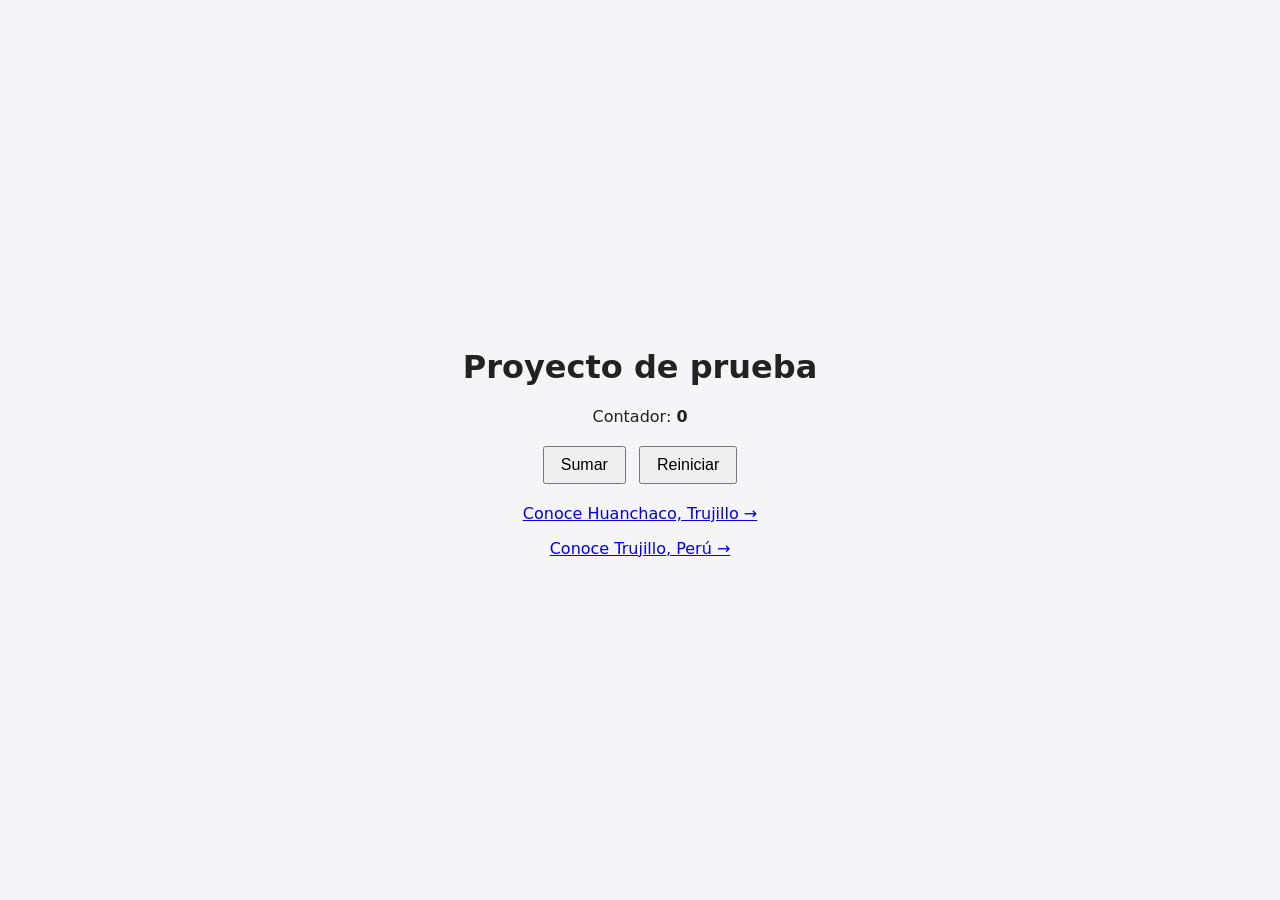
<file: index.html>
<!doctype html>
<html lang="es">
<head>
  <meta charset="utf-8">
  <meta name="viewport" content="width=device-width, initial-scale=1">
  <title>Prueba</title>
  <link rel="stylesheet" href="style.css">
</head>
<body>
  <main>
    <h1>Proyecto de prueba</h1>
    <p>Contador: <strong id="count">0</strong></p>
    <button id="inc">Sumar</button>
    <button id="reset">Reiniciar</button>
    <p><a href="huanchaco.html">Conoce Huanchaco, Trujillo →</a></p>
    <p><a href="trujillo.html">Conoce Trujillo, Perú →</a></p>
  </main>
  <script src="app.js"></script>
</body>
</html>
</file>
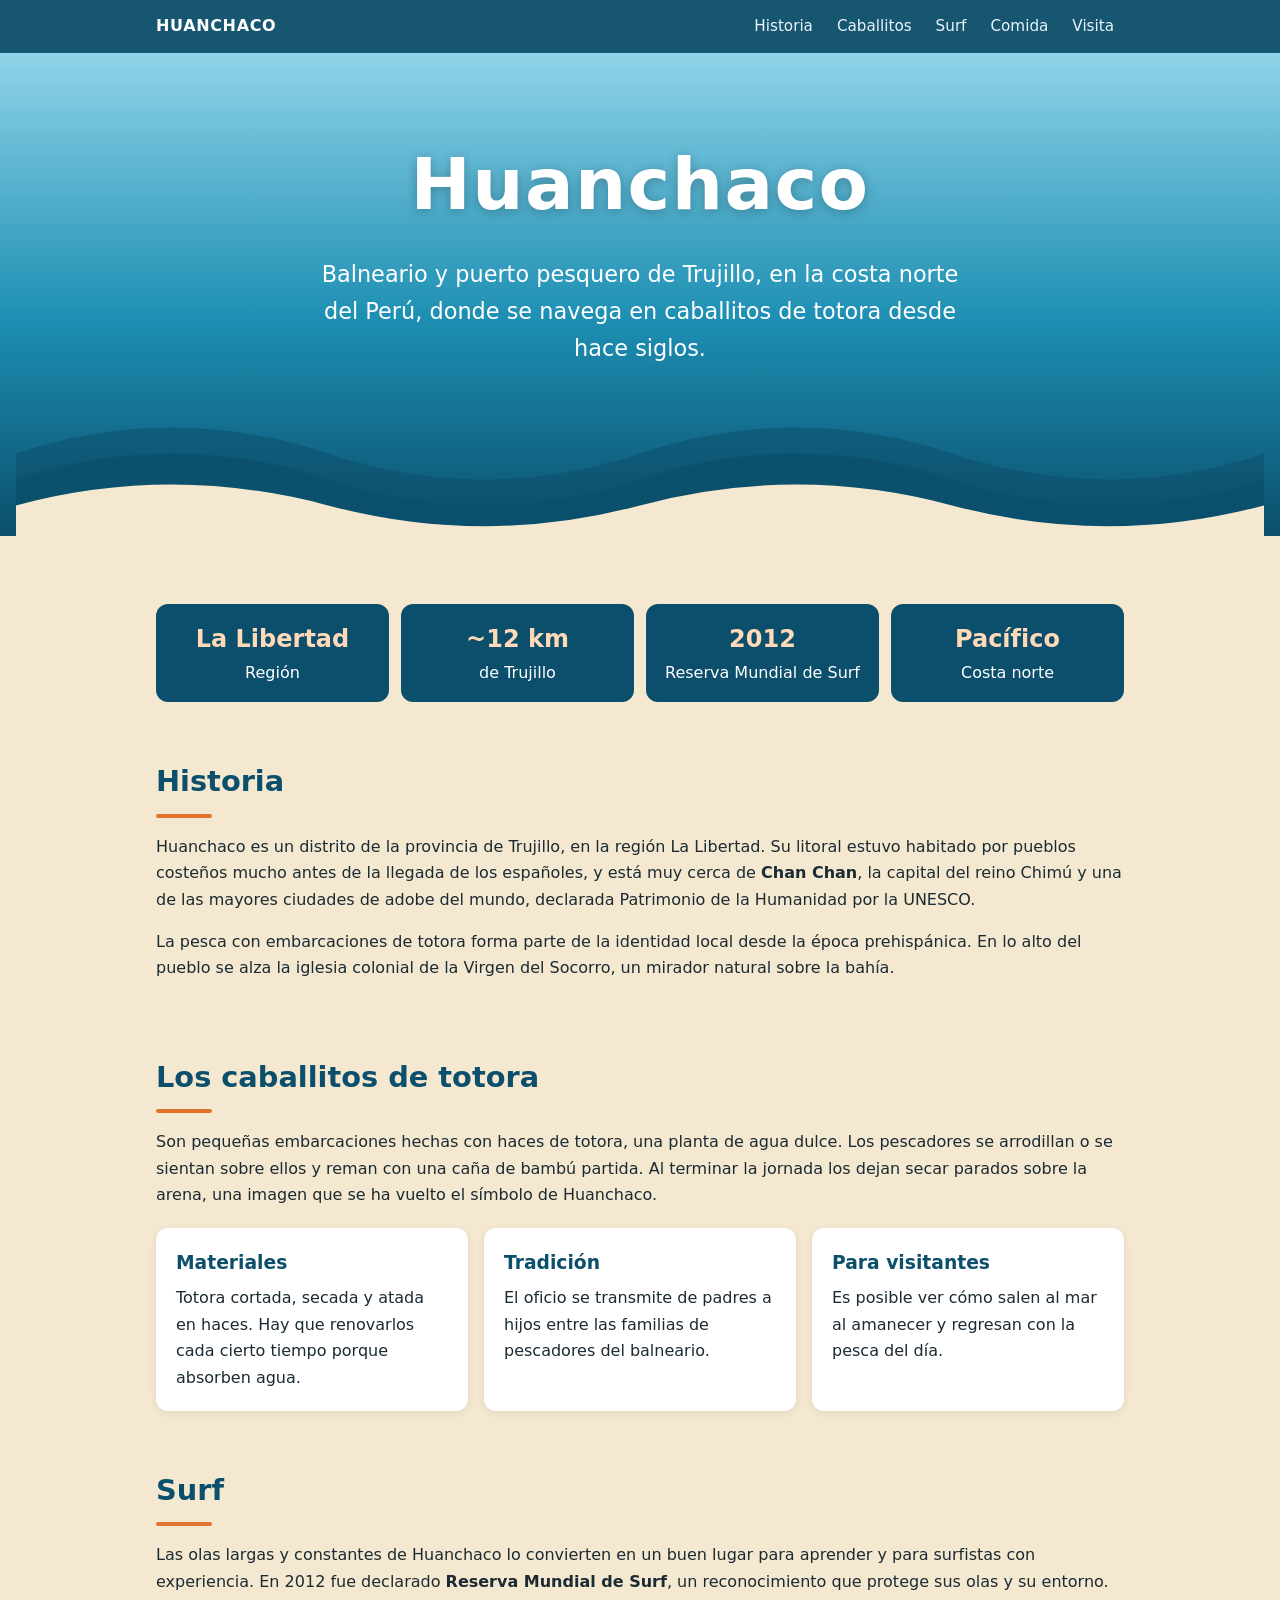
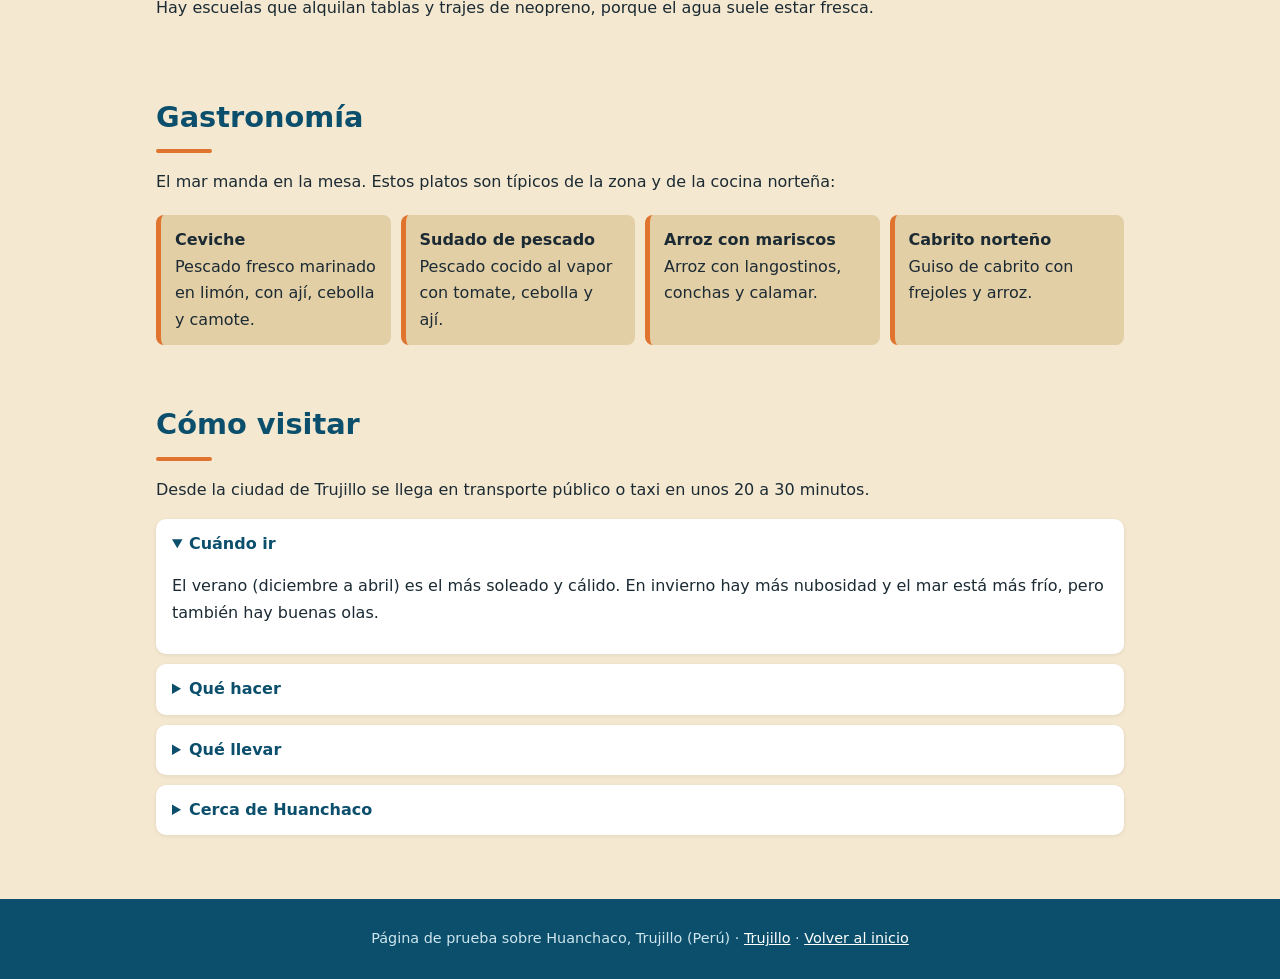
<file: huanchaco.html>
<!doctype html>
<html lang="es">
<head>
  <meta charset="utf-8">
  <meta name="viewport" content="width=device-width, initial-scale=1">
  <title>Huanchaco, Trujillo</title>
  <meta name="description" content="Guía sobre Huanchaco: caballitos de totora, surf, gastronomía e historia en la costa de Trujillo, Perú.">
  <style>
    :root {
      --sea: #0b4f6c;
      --sea-light: #1d8fb3;
      --sand: #f4e8d0;
      --sand-dark: #e3cfa6;
      --ink: #1b2a33;
      --accent: #e0742f;
      --card: #ffffff;
    }
    * { box-sizing: border-box; }
    html { scroll-behavior: smooth; }
    body {
      margin: 0;
      font-family: system-ui, -apple-system, "Segoe UI", Roboto, sans-serif;
      color: var(--ink);
      background: var(--sand);
      line-height: 1.65;
    }
    a { color: var(--sea); }
    .wrap { max-width: 1000px; margin: 0 auto; padding: 0 16px; }

    nav {
      position: sticky; top: 0; z-index: 10;
      background: rgba(11, 79, 108, .95);
      backdrop-filter: blur(6px);
    }
    nav .wrap { display: flex; gap: 4px; flex-wrap: wrap; align-items: center; padding-top: 8px; padding-bottom: 8px; }
    nav strong { color: #fff; margin-right: auto; letter-spacing: .04em; }
    nav a { color: #e8f4f8; text-decoration: none; padding: 6px 10px; border-radius: 6px; font-size: .95rem; }
    nav a:hover { background: rgba(255,255,255,.15); }

    header.hero {
      background: linear-gradient(180deg, #8fd3e8 0%, var(--sea-light) 55%, var(--sea) 100%);
      color: #fff;
      text-align: center;
      padding: 72px 16px 0;
      overflow: hidden;
    }
    .hero h1 { font-size: clamp(2.4rem, 8vw, 4.5rem); margin: 0; letter-spacing: .02em; text-shadow: 0 2px 12px rgba(0,0,0,.25); }
    .hero p { font-size: clamp(1.05rem, 2.6vw, 1.4rem); max-width: 640px; margin: 12px auto 0; }
    .hero svg { display: block; width: 100%; height: auto; margin-top: 24px; }

    section { padding: 48px 0 8px; }
    h2 { color: var(--sea); font-size: 1.8rem; margin: 0 0 8px; }
    h2::after { content: ""; display: block; width: 56px; height: 4px; background: var(--accent); border-radius: 2px; margin-top: 8px; }

    .grid { display: grid; gap: 16px; grid-template-columns: repeat(auto-fit, minmax(240px, 1fr)); margin-top: 20px; }
    .card { background: var(--card); border-radius: 12px; padding: 20px; box-shadow: 0 2px 8px rgba(0,0,0,.08); }
    .card h3 { margin: 0 0 6px; color: var(--sea); }
    .card p { margin: 0; }

    .facts { display: grid; gap: 12px; grid-template-columns: repeat(auto-fit, minmax(160px, 1fr)); margin-top: 20px; }
    .fact { background: var(--sea); color: #fff; border-radius: 12px; padding: 16px; text-align: center; }
    .fact b { display: block; font-size: 1.5rem; color: #ffd9b8; }

    .dishes { list-style: none; padding: 0; margin: 20px 0 0; display: grid; gap: 10px; grid-template-columns: repeat(auto-fit, minmax(220px, 1fr)); }
    .dishes li { background: var(--sand-dark); border-left: 5px solid var(--accent); border-radius: 8px; padding: 12px 14px; }

    details { background: var(--card); border-radius: 10px; padding: 12px 16px; margin-top: 10px; box-shadow: 0 1px 4px rgba(0,0,0,.08); }
    summary { cursor: pointer; font-weight: 600; color: var(--sea); }

    footer { margin-top: 56px; background: var(--sea); color: #cfe6ee; text-align: center; padding: 28px 16px; font-size: .9rem; }
    footer a { color: #fff; }
  </style>
</head>
<body>
  <nav>
    <div class="wrap">
      <strong>HUANCHACO</strong>
      <a href="#historia">Historia</a>
      <a href="#caballitos">Caballitos</a>
      <a href="#surf">Surf</a>
      <a href="#comida">Comida</a>
      <a href="#visita">Visita</a>
    </div>
  </nav>

  <header class="hero">
    <h1>Huanchaco</h1>
    <p>Balneario y puerto pesquero de Trujillo, en la costa norte del Perú, donde se navega en caballitos de totora desde hace siglos.</p>
    <svg viewBox="0 0 1200 140" preserveAspectRatio="none" aria-hidden="true">
      <path d="M0 60 Q150 10 300 60 T600 60 T900 60 T1200 60 V140 H0Z" fill="#0b4f6c" opacity=".55"/>
      <path d="M0 85 Q150 35 300 85 T600 85 T900 85 T1200 85 V140 H0Z" fill="#0b4f6c" opacity=".8"/>
      <path d="M0 110 Q150 70 300 110 T600 110 T900 110 T1200 110 V140 H0Z" fill="#f4e8d0"/>
    </svg>
  </header>

  <main class="wrap">
    <section>
      <div class="facts">
        <div class="fact"><b>La Libertad</b>Región</div>
        <div class="fact"><b>~12 km</b>de Trujillo</div>
        <div class="fact"><b>2012</b>Reserva Mundial de Surf</div>
        <div class="fact"><b>Pacífico</b>Costa norte</div>
      </div>
    </section>

    <section id="historia">
      <h2>Historia</h2>
      <p>
        Huanchaco es un distrito de la provincia de Trujillo, en la región La Libertad. Su litoral estuvo habitado por pueblos
        costeños mucho antes de la llegada de los españoles, y está muy cerca de <strong>Chan Chan</strong>, la capital del
        reino Chimú y una de las mayores ciudades de adobe del mundo, declarada Patrimonio de la Humanidad por la UNESCO.
      </p>
      <p>
        La pesca con embarcaciones de totora forma parte de la identidad local desde la época prehispánica.
        En lo alto del pueblo se alza la iglesia colonial de la Virgen del Socorro, un mirador natural sobre la bahía.
      </p>
    </section>

    <section id="caballitos">
      <h2>Los caballitos de totora</h2>
      <p>
        Son pequeñas embarcaciones hechas con haces de totora, una planta de agua dulce. Los pescadores se arrodillan o se
        sientan sobre ellos y reman con una caña de bambú partida. Al terminar la jornada los dejan secar parados sobre la
        arena, una imagen que se ha vuelto el símbolo de Huanchaco.
      </p>
      <div class="grid">
        <div class="card"><h3>Materiales</h3><p>Totora cortada, secada y atada en haces. Hay que renovarlos cada cierto tiempo porque absorben agua.</p></div>
        <div class="card"><h3>Tradición</h3><p>El oficio se transmite de padres a hijos entre las familias de pescadores del balneario.</p></div>
        <div class="card"><h3>Para visitantes</h3><p>Es posible ver cómo salen al mar al amanecer y regresan con la pesca del día.</p></div>
      </div>
    </section>

    <section id="surf">
      <h2>Surf</h2>
      <p>
        Las olas largas y constantes de Huanchaco lo convierten en un buen lugar para aprender y para surfistas con experiencia.
        En 2012 fue declarado <strong>Reserva Mundial de Surf</strong>, un reconocimiento que protege sus olas y su entorno.
        Hay escuelas que alquilan tablas y trajes de neopreno, porque el agua suele estar fresca.
      </p>
    </section>

    <section id="comida">
      <h2>Gastronomía</h2>
      <p>El mar manda en la mesa. Estos platos son típicos de la zona y de la cocina norteña:</p>
      <ul class="dishes">
        <li><strong>Ceviche</strong><br>Pescado fresco marinado en limón, con ají, cebolla y camote.</li>
        <li><strong>Sudado de pescado</strong><br>Pescado cocido al vapor con tomate, cebolla y ají.</li>
        <li><strong>Arroz con mariscos</strong><br>Arroz con langostinos, conchas y calamar.</li>
        <li><strong>Cabrito norteño</strong><br>Guiso de cabrito con frejoles y arroz.</li>
      </ul>
    </section>

    <section id="visita">
      <h2>Cómo visitar</h2>
      <p>Desde la ciudad de Trujillo se llega en transporte público o taxi en unos 20 a 30 minutos.</p>
      <details open>
        <summary>Cuándo ir</summary>
        <p>El verano (diciembre a abril) es el más soleado y cálido. En invierno hay más nubosidad y el mar está más frío, pero también hay buenas olas.</p>
      </details>
      <details>
        <summary>Qué hacer</summary>
        <p>Caminar por el malecón y el muelle, ver los caballitos de totora, tomar una clase de surf, subir a la iglesia y comer en los restaurantes frente al mar.</p>
      </details>
      <details>
        <summary>Qué llevar</summary>
        <p>Protector solar, sombrero, una chaqueta ligera para la tarde y efectivo para compras pequeñas.</p>
      </details>
      <details>
        <summary>Cerca de Huanchaco</summary>
        <p>Chan Chan, las Huacas del Sol y de la Luna, y el centro histórico de Trujillo.</p>
      </details>
    </section>
  </main>

  <footer>
    Página de prueba sobre Huanchaco, Trujillo (Perú) · <a href="trujillo.html">Trujillo</a> · <a href="index.html">Volver al inicio</a>
  </footer>
</body>
</html>
</file>
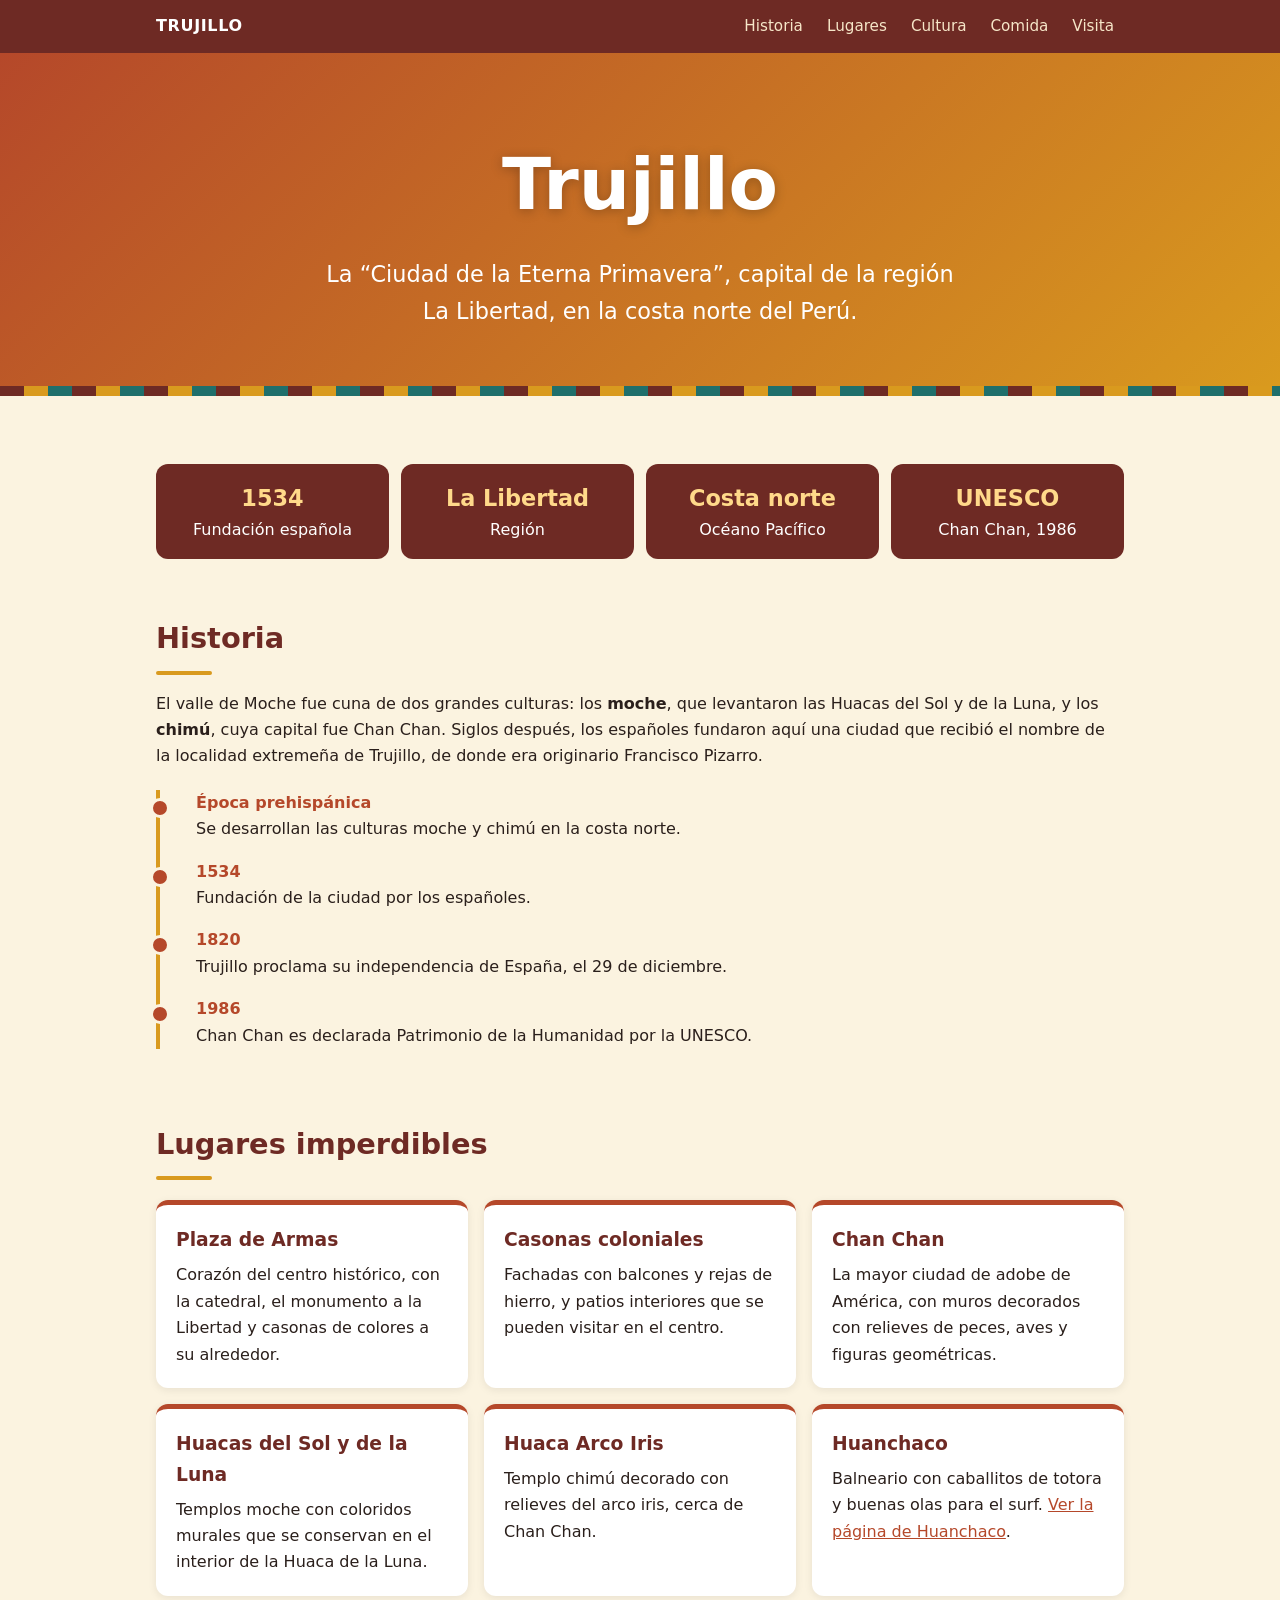
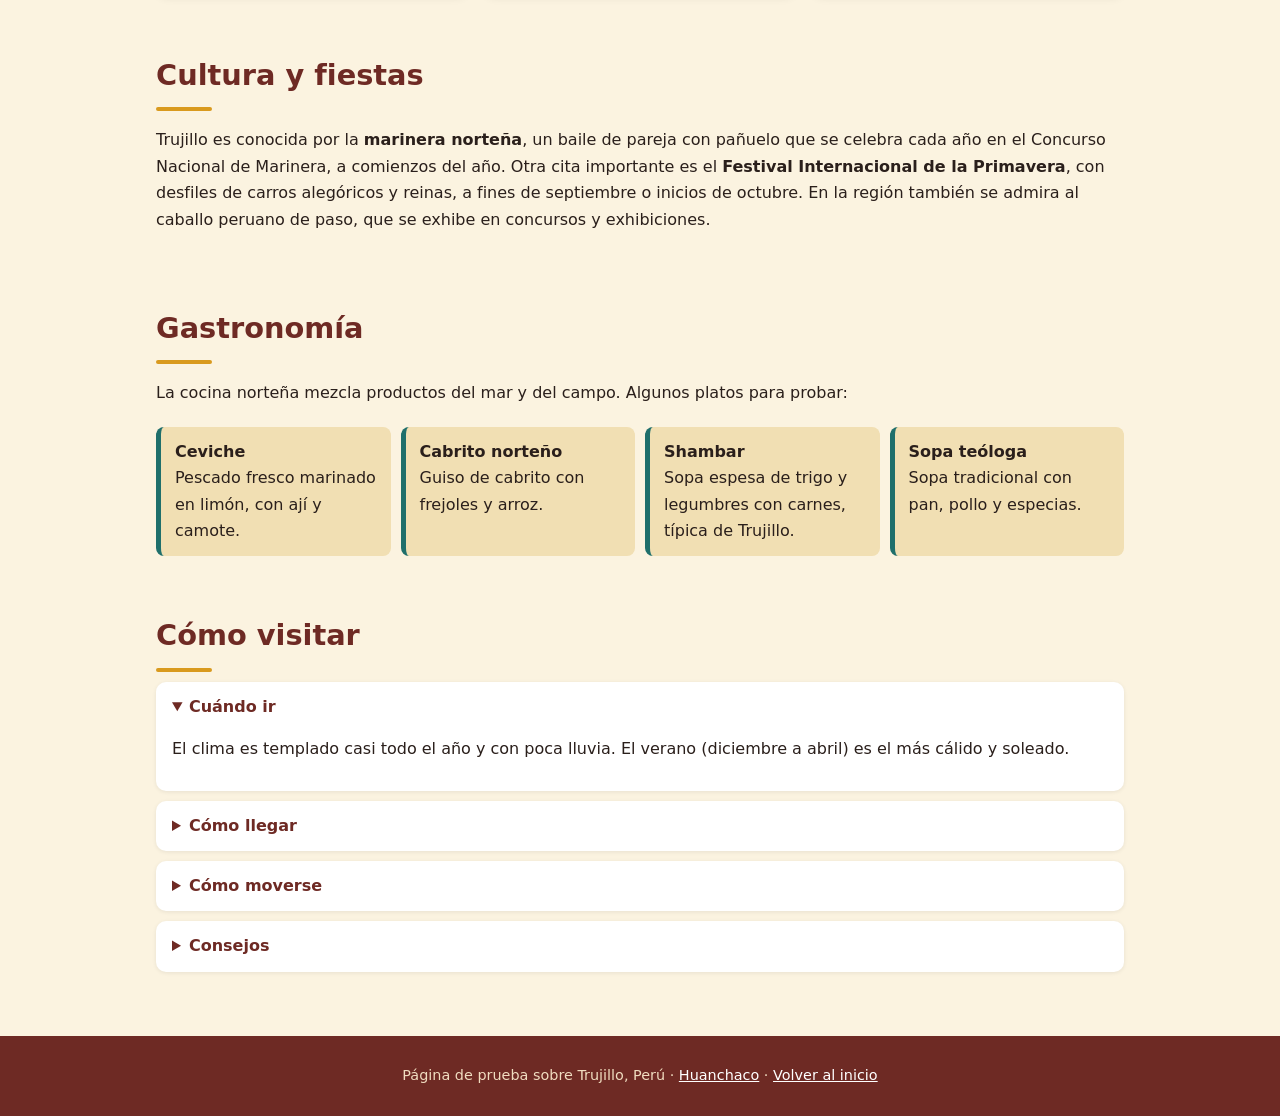
<file: trujillo.html>
<!doctype html>
<html lang="es">
<head>
  <meta charset="utf-8">
  <meta name="viewport" content="width=device-width, initial-scale=1">
  <title>Trujillo, Perú</title>
  <meta name="description" content="Guía sobre Trujillo, Perú: la ciudad de la eterna primavera, sus casonas coloniales, Chan Chan, la marinera y su gastronomía.">
  <style>
    :root {
      --ochre: #d99a1e;
      --terracotta: #b5482a;
      --wine: #6e2a24;
      --cream: #fbf3e0;
      --paper: #ffffff;
      --ink: #2a1f1b;
      --teal: #1f6f6b;
    }
    * { box-sizing: border-box; }
    html { scroll-behavior: smooth; }
    body {
      margin: 0;
      font-family: system-ui, -apple-system, "Segoe UI", Roboto, sans-serif;
      color: var(--ink);
      background: var(--cream);
      line-height: 1.65;
    }
    a { color: var(--terracotta); }
    .wrap { max-width: 1000px; margin: 0 auto; padding: 0 16px; }

    nav { position: sticky; top: 0; z-index: 10; background: var(--wine); }
    nav .wrap { display: flex; flex-wrap: wrap; gap: 4px; align-items: center; padding-top: 8px; padding-bottom: 8px; }
    nav strong { color: #fff; margin-right: auto; letter-spacing: .04em; }
    nav a { color: #f6e6c8; text-decoration: none; padding: 6px 10px; border-radius: 6px; font-size: .95rem; }
    nav a:hover { background: rgba(255,255,255,.15); }

    header.hero {
      background: linear-gradient(135deg, var(--terracotta) 0%, var(--ochre) 100%);
      color: #fff;
      text-align: center;
      padding: 72px 16px 56px;
    }
    .hero h1 { font-size: clamp(2.4rem, 8vw, 4.5rem); margin: 0; text-shadow: 0 2px 12px rgba(0,0,0,.25); }
    .hero p { font-size: clamp(1.05rem, 2.6vw, 1.4rem); max-width: 660px; margin: 12px auto 0; }
    .stripe { height: 10px; background: repeating-linear-gradient(90deg, var(--wine) 0 24px, var(--ochre) 24px 48px, var(--teal) 48px 72px); }

    section { padding: 48px 0 8px; }
    h2 { color: var(--wine); font-size: 1.8rem; margin: 0 0 8px; }
    h2::after { content: ""; display: block; width: 56px; height: 4px; background: var(--ochre); border-radius: 2px; margin-top: 8px; }

    .grid { display: grid; gap: 16px; grid-template-columns: repeat(auto-fit, minmax(240px, 1fr)); margin-top: 20px; }
    .card { background: var(--paper); border-radius: 12px; padding: 20px; box-shadow: 0 2px 8px rgba(0,0,0,.08); border-top: 5px solid var(--terracotta); }
    .card h3 { margin: 0 0 6px; color: var(--wine); }
    .card p { margin: 0; }

    .facts { display: grid; gap: 12px; grid-template-columns: repeat(auto-fit, minmax(170px, 1fr)); margin-top: 20px; }
    .fact { background: var(--wine); color: #fff; border-radius: 12px; padding: 16px; text-align: center; }
    .fact b { display: block; font-size: 1.4rem; color: #ffd98a; }

    .timeline { list-style: none; margin: 20px 0 0; padding: 0 0 0 20px; border-left: 4px solid var(--ochre); }
    .timeline li { position: relative; margin-bottom: 16px; padding-left: 16px; }
    .timeline li::before { content: ""; position: absolute; left: -30px; top: 8px; width: 14px; height: 14px; border-radius: 50%; background: var(--terracotta); border: 3px solid var(--cream); }
    .timeline b { color: var(--terracotta); }

    .dishes { list-style: none; padding: 0; margin: 20px 0 0; display: grid; gap: 10px; grid-template-columns: repeat(auto-fit, minmax(220px, 1fr)); }
    .dishes li { background: #f1dfb3; border-left: 5px solid var(--teal); border-radius: 8px; padding: 12px 14px; }

    details { background: var(--paper); border-radius: 10px; padding: 12px 16px; margin-top: 10px; box-shadow: 0 1px 4px rgba(0,0,0,.08); }
    summary { cursor: pointer; font-weight: 600; color: var(--wine); }

    footer { margin-top: 56px; background: var(--wine); color: #f0dcc0; text-align: center; padding: 28px 16px; font-size: .9rem; }
    footer a { color: #fff; }
  </style>
</head>
<body>
  <nav>
    <div class="wrap">
      <strong>TRUJILLO</strong>
      <a href="#historia">Historia</a>
      <a href="#lugares">Lugares</a>
      <a href="#cultura">Cultura</a>
      <a href="#comida">Comida</a>
      <a href="#visita">Visita</a>
    </div>
  </nav>

  <header class="hero">
    <h1>Trujillo</h1>
    <p>La “Ciudad de la Eterna Primavera”, capital de la región La Libertad, en la costa norte del Perú.</p>
  </header>
  <div class="stripe"></div>

  <main class="wrap">
    <section>
      <div class="facts">
        <div class="fact"><b>1534</b>Fundación española</div>
        <div class="fact"><b>La Libertad</b>Región</div>
        <div class="fact"><b>Costa norte</b>Océano Pacífico</div>
        <div class="fact"><b>UNESCO</b>Chan Chan, 1986</div>
      </div>
    </section>

    <section id="historia">
      <h2>Historia</h2>
      <p>
        El valle de Moche fue cuna de dos grandes culturas: los <strong>moche</strong>, que levantaron las Huacas del Sol y de
        la Luna, y los <strong>chimú</strong>, cuya capital fue Chan Chan. Siglos después, los españoles fundaron aquí
        una ciudad que recibió el nombre de la localidad extremeña de Trujillo, de donde era originario Francisco Pizarro.
      </p>
      <ul class="timeline">
        <li><b>Época prehispánica</b><br>Se desarrollan las culturas moche y chimú en la costa norte.</li>
        <li><b>1534</b><br>Fundación de la ciudad por los españoles.</li>
        <li><b>1820</b><br>Trujillo proclama su independencia de España, el 29 de diciembre.</li>
        <li><b>1986</b><br>Chan Chan es declarada Patrimonio de la Humanidad por la UNESCO.</li>
      </ul>
    </section>

    <section id="lugares">
      <h2>Lugares imperdibles</h2>
      <div class="grid">
        <div class="card"><h3>Plaza de Armas</h3><p>Corazón del centro histórico, con la catedral, el monumento a la Libertad y casonas de colores a su alrededor.</p></div>
        <div class="card"><h3>Casonas coloniales</h3><p>Fachadas con balcones y rejas de hierro, y patios interiores que se pueden visitar en el centro.</p></div>
        <div class="card"><h3>Chan Chan</h3><p>La mayor ciudad de adobe de América, con muros decorados con relieves de peces, aves y figuras geométricas.</p></div>
        <div class="card"><h3>Huacas del Sol y de la Luna</h3><p>Templos moche con coloridos murales que se conservan en el interior de la Huaca de la Luna.</p></div>
        <div class="card"><h3>Huaca Arco Iris</h3><p>Templo chimú decorado con relieves del arco iris, cerca de Chan Chan.</p></div>
        <div class="card"><h3>Huanchaco</h3><p>Balneario con caballitos de totora y buenas olas para el surf. <a href="huanchaco.html">Ver la página de Huanchaco</a>.</p></div>
      </div>
    </section>

    <section id="cultura">
      <h2>Cultura y fiestas</h2>
      <p>
        Trujillo es conocida por la <strong>marinera norteña</strong>, un baile de pareja con pañuelo que se celebra cada año
        en el Concurso Nacional de Marinera, a comienzos del año. Otra cita importante es el
        <strong>Festival Internacional de la Primavera</strong>, con desfiles de carros alegóricos y reinas, a fines de septiembre
        o inicios de octubre. En la región también se admira al caballo peruano de paso, que se exhibe en concursos y exhibiciones.
      </p>
    </section>

    <section id="comida">
      <h2>Gastronomía</h2>
      <p>La cocina norteña mezcla productos del mar y del campo. Algunos platos para probar:</p>
      <ul class="dishes">
        <li><strong>Ceviche</strong><br>Pescado fresco marinado en limón, con ají y camote.</li>
        <li><strong>Cabrito norteño</strong><br>Guiso de cabrito con frejoles y arroz.</li>
        <li><strong>Shambar</strong><br>Sopa espesa de trigo y legumbres con carnes, típica de Trujillo.</li>
        <li><strong>Sopa teóloga</strong><br>Sopa tradicional con pan, pollo y especias.</li>
      </ul>
    </section>

    <section id="visita">
      <h2>Cómo visitar</h2>
      <details open>
        <summary>Cuándo ir</summary>
        <p>El clima es templado casi todo el año y con poca lluvia. El verano (diciembre a abril) es el más cálido y soleado.</p>
      </details>
      <details>
        <summary>Cómo llegar</summary>
        <p>Hay vuelos desde Lima y buses interprovinciales que recorren la Panamericana Norte. La ciudad cuenta con aeropuerto propio.</p>
      </details>
      <details>
        <summary>Cómo moverse</summary>
        <p>El centro histórico se recorre a pie. Para ir a Chan Chan, Huanchaco o las Huacas se usan buses, combis o taxis.</p>
      </details>
      <details>
        <summary>Consejos</summary>
        <p>Lleva ropa ligera, protector solar y agua. Para las huacas conviene salir temprano, antes de que el sol sea fuerte.</p>
      </details>
    </section>
  </main>

  <footer>
    Página de prueba sobre Trujillo, Perú · <a href="huanchaco.html">Huanchaco</a> · <a href="index.html">Volver al inicio</a>
  </footer>
</body>
</html>
</file>
<file: style.css>
body { font-family: system-ui, sans-serif; display: grid; place-items: center; min-height: 100vh; margin: 0; background: #f5f5f7; color: #222; }
main { text-align: center; }
button { font-size: 1rem; padding: .5rem 1rem; margin: .25rem; cursor: pointer; }
</file>
